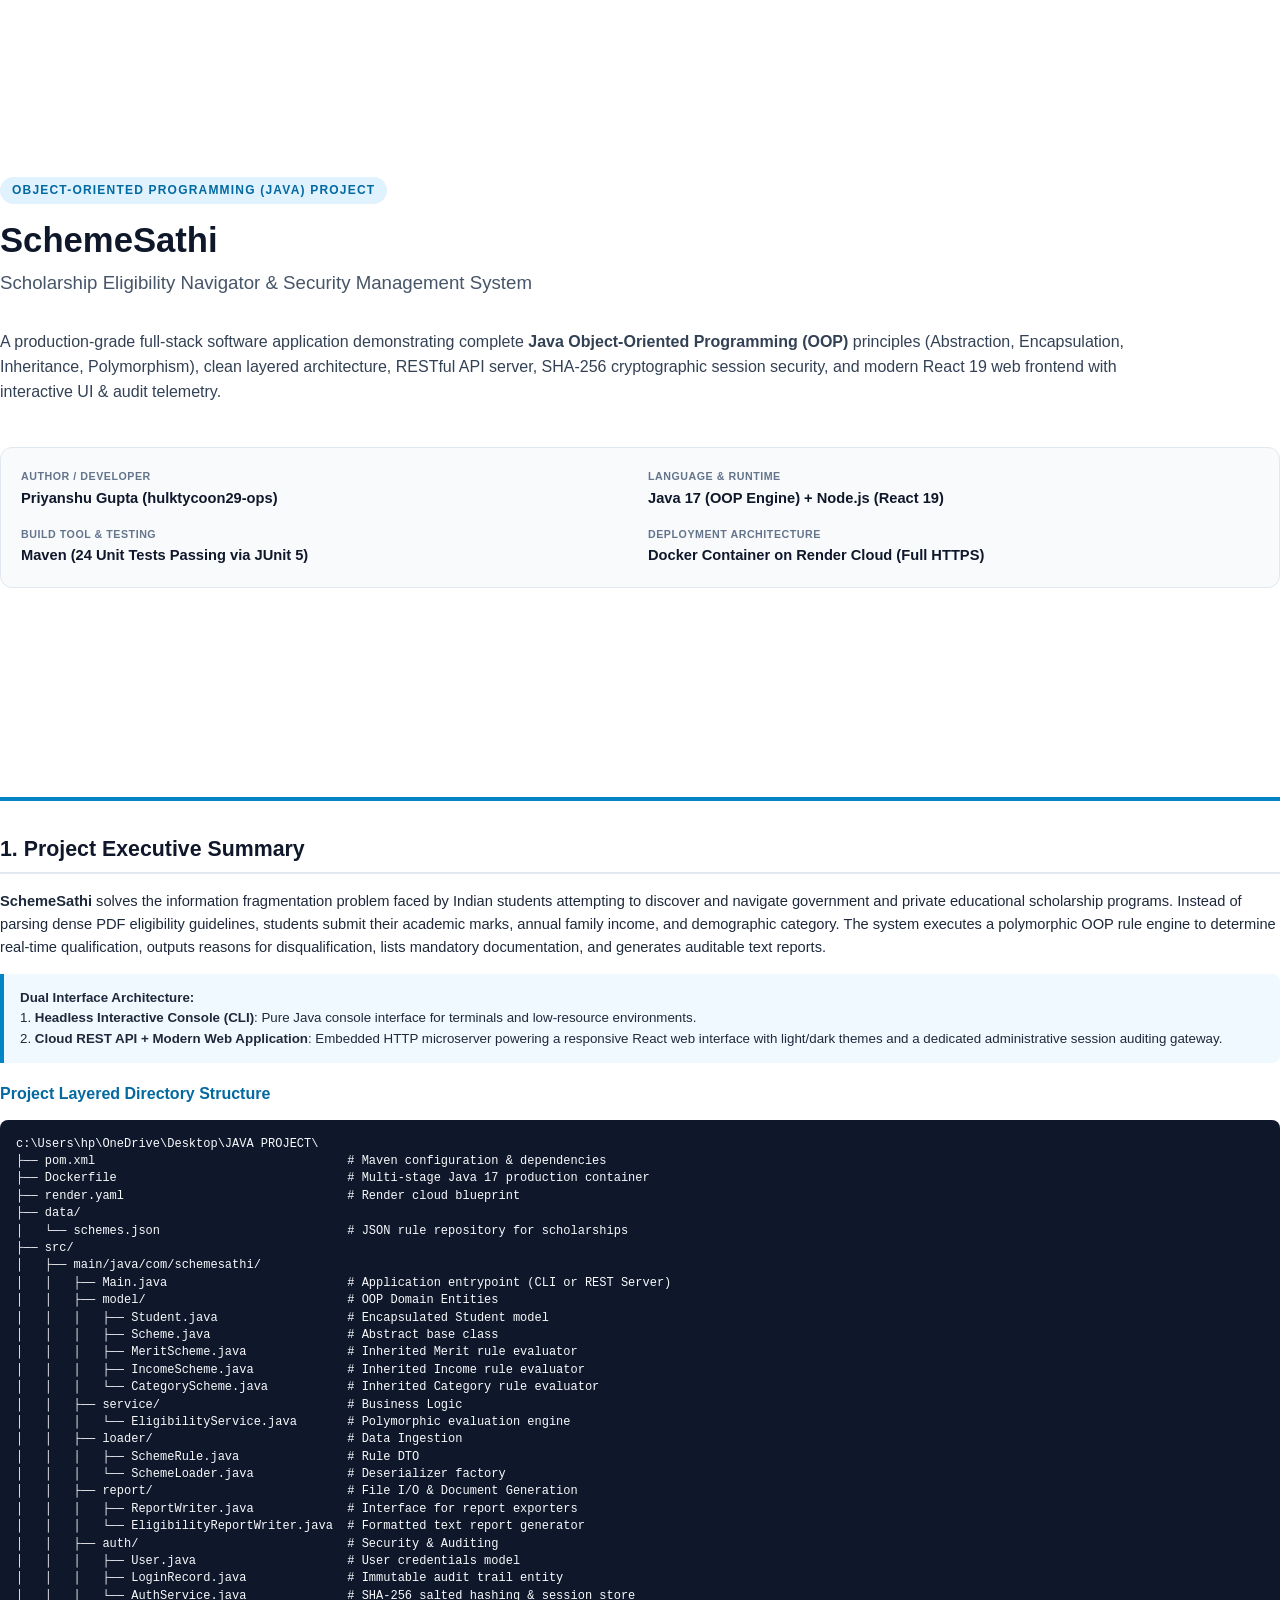
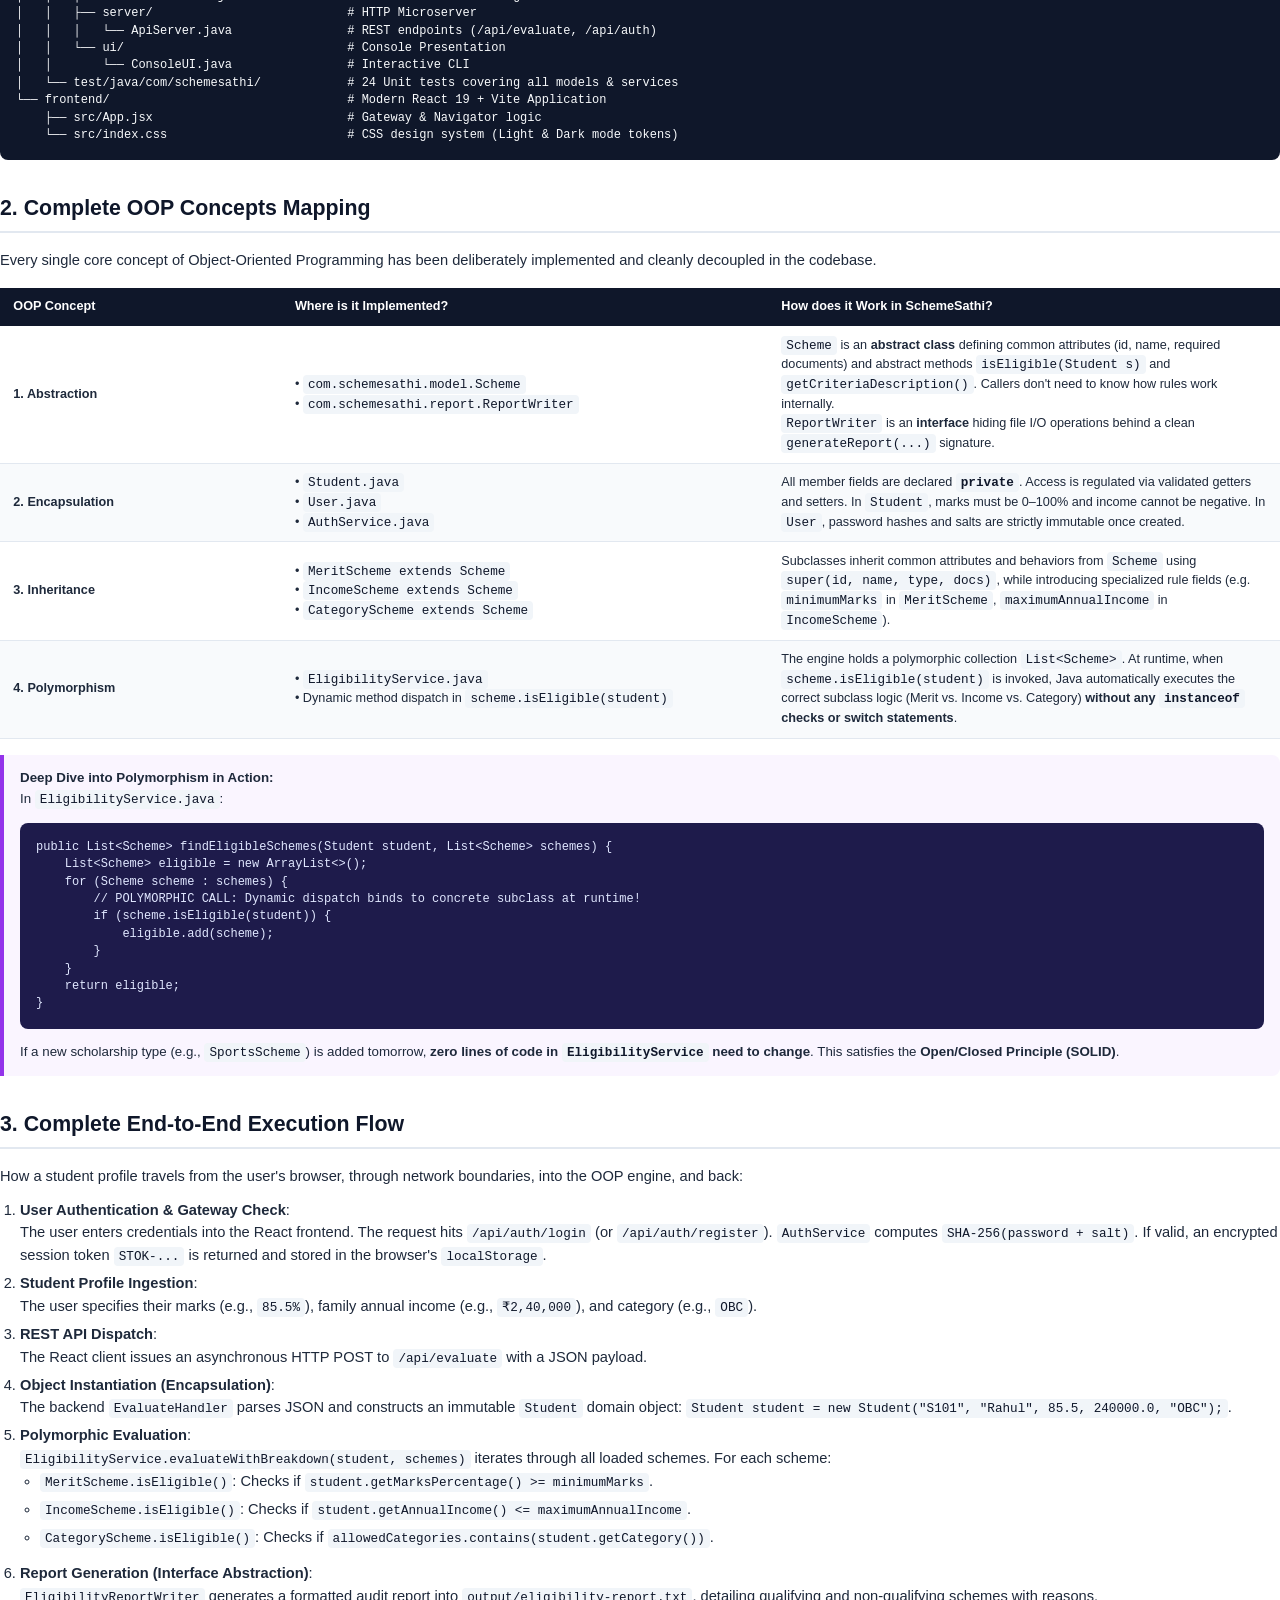
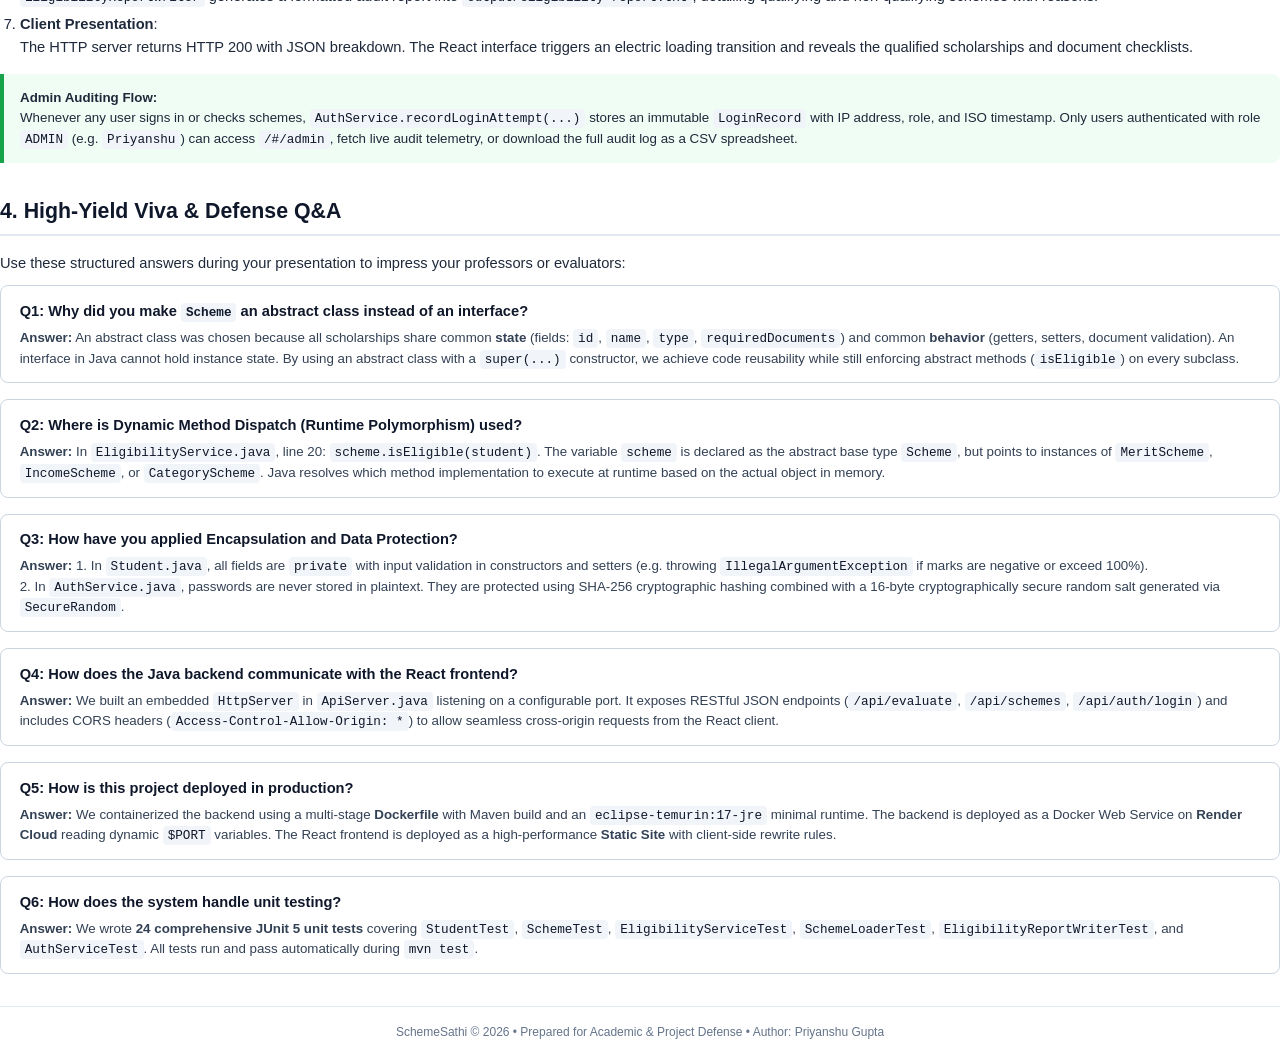
<file: presentation_doc.html>
<!DOCTYPE html>
<html lang="en">
<head>
<meta charset="UTF-8">
<title>SchemeSathi — Complete OOP Project Presentation & Viva Guide</title>
<style>
  @page {
    size: A4;
    margin: 18mm 16mm 18mm 16mm;
    @bottom-right {
      content: counter(page);
    }
  }

  body {
    font-family: 'Segoe UI', -apple-system, BlinkMacSystemFont, Roboto, Helvetica, Arial, sans-serif;
    color: #1e293b;
    line-height: 1.55;
    background: #ffffff;
    font-size: 11pt;
    margin: 0;
    padding: 0;
  }

  .cover {
    page-break-after: always;
    display: flex;
    flex-direction: column;
    justify-content: center;
    min-height: 85vh;
    border-bottom: 4px solid #0284c7;
    padding-bottom: 2rem;
  }

  .badge {
    display: inline-block;
    background: #e0f2fe;
    color: #0369a1;
    font-weight: 700;
    font-size: 9pt;
    text-transform: uppercase;
    letter-spacing: 0.1em;
    padding: 4px 12px;
    border-radius: 9999px;
    margin-bottom: 1rem;
    width: fit-content;
  }

  h1.title {
    font-size: 26pt;
    font-weight: 800;
    color: #0f172a;
    line-height: 1.2;
    margin: 0 0 0.5rem 0;
  }

  .subtitle {
    font-size: 14pt;
    color: #475569;
    margin-bottom: 2rem;
    font-weight: 500;
  }

  .meta-grid {
    display: grid;
    grid-template-columns: 1fr 1fr;
    gap: 1rem;
    background: #f8fafc;
    border: 1px solid #e2e8f0;
    border-radius: 12px;
    padding: 1.25rem;
    margin-top: 2rem;
  }

  .meta-item {
    font-size: 10pt;
  }
  .meta-label {
    color: #64748b;
    font-weight: 600;
    text-transform: uppercase;
    font-size: 8pt;
    letter-spacing: 0.05em;
  }
  .meta-val {
    color: #0f172a;
    font-weight: 700;
    font-size: 11pt;
    margin-top: 2px;
  }

  .page-break {
    page-break-after: always;
  }

  h2 {
    font-size: 16pt;
    color: #0f172a;
    border-bottom: 2px solid #e2e8f0;
    padding-bottom: 6px;
    margin-top: 24pt;
    margin-bottom: 12pt;
    font-weight: 700;
  }

  h3 {
    font-size: 12pt;
    color: #0369a1;
    margin-top: 14pt;
    margin-bottom: 6pt;
    font-weight: 700;
  }

  p {
    margin: 0 0 8pt 0;
  }

  ul, ol {
    margin: 0 0 10pt 0;
    padding-left: 20px;
  }

  li {
    margin-bottom: 4pt;
  }

  .callout {
    background: #f0fdf4;
    border-left: 4px solid #16a34a;
    padding: 10pt 12pt;
    border-radius: 0 8px 8px 0;
    margin: 12pt 0;
    font-size: 10pt;
  }

  .callout-cyan {
    background: #f0f9ff;
    border-left: 4px solid #0284c7;
    padding: 10pt 12pt;
    border-radius: 0 8px 8px 0;
    margin: 12pt 0;
    font-size: 10pt;
  }

  .callout-purple {
    background: #faf5ff;
    border-left: 4px solid #9333ea;
    padding: 10pt 12pt;
    border-radius: 0 8px 8px 0;
    margin: 12pt 0;
    font-size: 10pt;
  }

  table {
    width: 100%;
    border-collapse: collapse;
    margin: 12pt 0;
    font-size: 9.5pt;
  }

  th {
    background: #0f172a;
    color: #ffffff;
    text-align: left;
    padding: 7pt 10pt;
    font-weight: 600;
  }

  td {
    padding: 7pt 10pt;
    border-bottom: 1px solid #e2e8f0;
  }

  tr:nth-child(even) td {
    background: #f8fafc;
  }

  code {
    background: #f1f5f9;
    color: #0f172a;
    font-family: 'Consolas', 'Courier New', monospace;
    padding: 2px 5px;
    border-radius: 4px;
    font-size: 9.5pt;
  }

  pre {
    background: #0f172a;
    color: #f8fafc;
    padding: 12pt;
    border-radius: 8px;
    font-family: 'Consolas', monospace;
    font-size: 9pt;
    line-height: 1.45;
    overflow-x: auto;
    margin: 10pt 0;
  }

  .tag {
    display: inline-block;
    padding: 2px 7px;
    border-radius: 4px;
    font-size: 8pt;
    font-weight: 700;
  }
  .tag-merit { background: #dbeafe; color: #1e40af; }
  .tag-income { background: #dcfce7; color: #15803d; }
  .tag-category { background: #fef3c7; color: #b45309; }

  .qna-box {
    background: #ffffff;
    border: 1px solid #cbd5e1;
    border-radius: 8px;
    padding: 10pt 14pt;
    margin-bottom: 12pt;
  }
  .qna-q {
    font-weight: 700;
    color: #0f172a;
    font-size: 11pt;
    margin-bottom: 4pt;
  }
  .qna-a {
    color: #334155;
    font-size: 10pt;
  }
</style>
</head>
<body>

<!-- COVER PAGE -->
<div class="cover">
  <div class="badge">Object-Oriented Programming (Java) Project</div>
  <h1 class="title">SchemeSathi</h1>
  <div class="subtitle">Scholarship Eligibility Navigator & Security Management System</div>
  
  <p style="font-size: 12pt; color: #334155; max-width: 90%;">
    A production-grade full-stack software application demonstrating complete <b>Java Object-Oriented Programming (OOP)</b> principles (Abstraction, Encapsulation, Inheritance, Polymorphism), clean layered architecture, RESTful API server, SHA-256 cryptographic session security, and modern React 19 web frontend with interactive UI & audit telemetry.
  </p>

  <div class="meta-grid">
    <div class="meta-item">
      <div class="meta-label">Author / Developer</div>
      <div class="meta-val">Priyanshu Gupta (hulktycoon29-ops)</div>
    </div>
    <div class="meta-item">
      <div class="meta-label">Language & Runtime</div>
      <div class="meta-val">Java 17 (OOP Engine) + Node.js (React 19)</div>
    </div>
    <div class="meta-item">
      <div class="meta-label">Build Tool & Testing</div>
      <div class="meta-val">Maven (24 Unit Tests Passing via JUnit 5)</div>
    </div>
    <div class="meta-item">
      <div class="meta-label">Deployment Architecture</div>
      <div class="meta-val">Docker Container on Render Cloud (Full HTTPS)</div>
    </div>
  </div>
</div>

<!-- SECTION 1: PROJECT OVERVIEW & ARCHITECTURE -->
<h2>1. Project Executive Summary</h2>
<p>
  <b>SchemeSathi</b> solves the information fragmentation problem faced by Indian students attempting to discover and navigate government and private educational scholarship programs. Instead of parsing dense PDF eligibility guidelines, students submit their academic marks, annual family income, and demographic category. The system executes a polymorphic OOP rule engine to determine real-time qualification, outputs reasons for disqualification, lists mandatory documentation, and generates auditable text reports.
</p>

<div class="callout-cyan">
  <b>Dual Interface Architecture:</b><br>
  1. <b>Headless Interactive Console (CLI)</b>: Pure Java console interface for terminals and low-resource environments.<br>
  2. <b>Cloud REST API + Modern Web Application</b>: Embedded HTTP microserver powering a responsive React web interface with light/dark themes and a dedicated administrative session auditing gateway.
</div>

<h3>Project Layered Directory Structure</h3>
<pre>
c:\Users\hp\OneDrive\Desktop\JAVA PROJECT\
├── pom.xml                                   # Maven configuration & dependencies
├── Dockerfile                                # Multi-stage Java 17 production container
├── render.yaml                               # Render cloud blueprint
├── data/
│   └── schemes.json                          # JSON rule repository for scholarships
├── src/
│   ├── main/java/com/schemesathi/
│   │   ├── Main.java                         # Application entrypoint (CLI or REST Server)
│   │   ├── model/                            # OOP Domain Entities
│   │   │   ├── Student.java                  # Encapsulated Student model
│   │   │   ├── Scheme.java                   # Abstract base class
│   │   │   ├── MeritScheme.java              # Inherited Merit rule evaluator
│   │   │   ├── IncomeScheme.java             # Inherited Income rule evaluator
│   │   │   └── CategoryScheme.java           # Inherited Category rule evaluator
│   │   ├── service/                          # Business Logic
│   │   │   └── EligibilityService.java       # Polymorphic evaluation engine
│   │   ├── loader/                           # Data Ingestion
│   │   │   ├── SchemeRule.java               # Rule DTO
│   │   │   └── SchemeLoader.java             # Deserializer factory
│   │   ├── report/                           # File I/O & Document Generation
│   │   │   ├── ReportWriter.java             # Interface for report exporters
│   │   │   └── EligibilityReportWriter.java  # Formatted text report generator
│   │   ├── auth/                             # Security & Auditing
│   │   │   ├── User.java                     # User credentials model
│   │   │   ├── LoginRecord.java              # Immutable audit trail entity
│   │   │   └── AuthService.java              # SHA-256 salted hashing & session store
│   │   ├── server/                           # HTTP Microserver
│   │   │   └── ApiServer.java                # REST endpoints (/api/evaluate, /api/auth)
│   │   └── ui/                               # Console Presentation
│   │       └── ConsoleUI.java                # Interactive CLI
│   └── test/java/com/schemesathi/            # 24 Unit tests covering all models & services
└── frontend/                                 # Modern React 19 + Vite Application
    ├── src/App.jsx                           # Gateway & Navigator logic
    └── src/index.css                         # CSS design system (Light & Dark mode tokens)
</pre>

<div class="page-break"></div>

<!-- SECTION 2: THE 4 CORE OOP CONCEPTS IN SCHEMESATHI -->
<h2>2. Complete OOP Concepts Mapping</h2>
<p>
  Every single core concept of Object-Oriented Programming has been deliberately implemented and cleanly decoupled in the codebase.
</p>

<table>
  <thead>
    <tr>
      <th style="width: 22%;">OOP Concept</th>
      <th style="width: 38%;">Where is it Implemented?</th>
      <th style="width: 40%;">How does it Work in SchemeSathi?</th>
    </tr>
  </thead>
  <tbody>
    <tr>
      <td><b>1. Abstraction</b></td>
      <td>
        • <code>com.schemesathi.model.Scheme</code><br>
        • <code>com.schemesathi.report.ReportWriter</code>
      </td>
      <td>
        <code>Scheme</code> is an <b>abstract class</b> defining common attributes (id, name, required documents) and abstract methods <code>isEligible(Student s)</code> and <code>getCriteriaDescription()</code>. Callers don't need to know how rules work internally.<br>
        <code>ReportWriter</code> is an <b>interface</b> hiding file I/O operations behind a clean <code>generateReport(...)</code> signature.
      </td>
    </tr>
    <tr>
      <td><b>2. Encapsulation</b></td>
      <td>
        • <code>Student.java</code><br>
        • <code>User.java</code><br>
        • <code>AuthService.java</code>
      </td>
      <td>
        All member fields are declared <b><code>private</code></b>. Access is regulated via validated getters and setters. In <code>Student</code>, marks must be 0–100% and income cannot be negative. In <code>User</code>, password hashes and salts are strictly immutable once created.
      </td>
    </tr>
    <tr>
      <td><b>3. Inheritance</b></td>
      <td>
        • <code>MeritScheme extends Scheme</code><br>
        • <code>IncomeScheme extends Scheme</code><br>
        • <code>CategoryScheme extends Scheme</code>
      </td>
      <td>
        Subclasses inherit common attributes and behaviors from <code>Scheme</code> using <code>super(id, name, type, docs)</code>, while introducing specialized rule fields (e.g. <code>minimumMarks</code> in <code>MeritScheme</code>, <code>maximumAnnualIncome</code> in <code>IncomeScheme</code>).
      </td>
    </tr>
    <tr>
      <td><b>4. Polymorphism</b></td>
      <td>
        • <code>EligibilityService.java</code><br>
        • Dynamic method dispatch in <code>scheme.isEligible(student)</code>
      </td>
      <td>
        The engine holds a polymorphic collection <code>List&lt;Scheme&gt;</code>. At runtime, when <code>scheme.isEligible(student)</code> is invoked, Java automatically executes the correct subclass logic (Merit vs. Income vs. Category) <b>without any <code>instanceof</code> checks or switch statements</b>.
      </td>
    </tr>
  </tbody>
</table>

<div class="callout-purple">
  <b>Deep Dive into Polymorphism in Action:</b><br>
  In <code>EligibilityService.java</code>:
  <pre style="background: #1e1b4b; color: #e0e7ff;">
public List&lt;Scheme&gt; findEligibleSchemes(Student student, List&lt;Scheme&gt; schemes) {
    List&lt;Scheme&gt; eligible = new ArrayList&lt;&gt;();
    for (Scheme scheme : schemes) {
        // POLYMORPHIC CALL: Dynamic dispatch binds to concrete subclass at runtime!
        if (scheme.isEligible(student)) {
            eligible.add(scheme);
        }
    }
    return eligible;
}</pre>
  If a new scholarship type (e.g., <code>SportsScheme</code>) is added tomorrow, <b>zero lines of code in <code>EligibilityService</code> need to change</b>. This satisfies the <b>Open/Closed Principle (SOLID)</b>.
</div>

<div class="page-break"></div>

<!-- SECTION 3: SYSTEM WORKFLOW & ARCHITECTURAL PIPELINE -->
<h2>3. Complete End-to-End Execution Flow</h2>
<p>
  How a student profile travels from the user's browser, through network boundaries, into the OOP engine, and back:
</p>

<ol>
  <li>
    <b>User Authentication & Gateway Check</b>:<br>
    The user enters credentials into the React frontend. The request hits <code>/api/auth/login</code> (or <code>/api/auth/register</code>). <code>AuthService</code> computes <code>SHA-256(password + salt)</code>. If valid, an encrypted session token <code>STOK-...</code> is returned and stored in the browser's <code>localStorage</code>.
  </li>
  <li>
    <b>Student Profile Ingestion</b>:<br>
    The user specifies their marks (e.g., <code>85.5%</code>), family annual income (e.g., <code>₹2,40,000</code>), and category (e.g., <code>OBC</code>).
  </li>
  <li>
    <b>REST API Dispatch</b>:<br>
    The React client issues an asynchronous HTTP POST to <code>/api/evaluate</code> with a JSON payload.
  </li>
  <li>
    <b>Object Instantiation (Encapsulation)</b>:<br>
    The backend <code>EvaluateHandler</code> parses JSON and constructs an immutable <code>Student</code> domain object:
    <code>Student student = new Student("S101", "Rahul", 85.5, 240000.0, "OBC");</code>.
  </li>
  <li>
    <b>Polymorphic Evaluation</b>:<br>
    <code>EligibilityService.evaluateWithBreakdown(student, schemes)</code> iterates through all loaded schemes. For each scheme:
    <ul>
      <li><code>MeritScheme.isEligible()</code>: Checks if <code>student.getMarksPercentage() >= minimumMarks</code>.</li>
      <li><code>IncomeScheme.isEligible()</code>: Checks if <code>student.getAnnualIncome() <= maximumAnnualIncome</code>.</li>
      <li><code>CategoryScheme.isEligible()</code>: Checks if <code>allowedCategories.contains(student.getCategory())</code>.</li>
    </ul>
  </li>
  <li>
    <b>Report Generation (Interface Abstraction)</b>:<br>
    <code>EligibilityReportWriter</code> generates a formatted audit report into <code>output/eligibility-report.txt</code>, detailing qualifying and non-qualifying schemes with reasons.
  </li>
  <li>
    <b>Client Presentation</b>:<br>
    The HTTP server returns HTTP 200 with JSON breakdown. The React interface triggers an electric loading transition and reveals the qualified scholarships and document checklists.
  </li>
</ol>

<div class="callout">
  <b>Admin Auditing Flow:</b><br>
  Whenever any user signs in or checks schemes, <code>AuthService.recordLoginAttempt(...)</code> stores an immutable <code>LoginRecord</code> with IP address, role, and ISO timestamp. Only users authenticated with role <code>ADMIN</code> (e.g. <code>Priyanshu</code>) can access <code>/#/admin</code>, fetch live audit telemetry, or download the full audit log as a CSV spreadsheet.
</div>

<div class="page-break"></div>

<!-- SECTION 4: FREQUENTLY ASKED VIVA & PRESENTATION QUESTIONS -->
<h2>4. High-Yield Viva & Defense Q&A</h2>
<p>
  Use these structured answers during your presentation to impress your professors or evaluators:
</p>

<div class="qna-box">
  <div class="qna-q">Q1: Why did you make <code>Scheme</code> an abstract class instead of an interface?</div>
  <div class="qna-a">
    <b>Answer:</b> An abstract class was chosen because all scholarships share common <b>state</b> (fields: <code>id</code>, <code>name</code>, <code>type</code>, <code>requiredDocuments</code>) and common <b>behavior</b> (getters, setters, document validation). An interface in Java cannot hold instance state. By using an abstract class with a <code>super(...)</code> constructor, we achieve code reusability while still enforcing abstract methods (<code>isEligible</code>) on every subclass.
  </div>
</div>

<div class="qna-box">
  <div class="qna-q">Q2: Where is Dynamic Method Dispatch (Runtime Polymorphism) used?</div>
  <div class="qna-a">
    <b>Answer:</b> In <code>EligibilityService.java</code>, line 20: <code>scheme.isEligible(student)</code>. The variable <code>scheme</code> is declared as the abstract base type <code>Scheme</code>, but points to instances of <code>MeritScheme</code>, <code>IncomeScheme</code>, or <code>CategoryScheme</code>. Java resolves which method implementation to execute at runtime based on the actual object in memory.
  </div>
</div>

<div class="qna-box">
  <div class="qna-q">Q3: How have you applied Encapsulation and Data Protection?</div>
  <div class="qna-a">
    <b>Answer:</b> 
    1. In <code>Student.java</code>, all fields are <code>private</code> with input validation in constructors and setters (e.g. throwing <code>IllegalArgumentException</code> if marks are negative or exceed 100%).<br>
    2. In <code>AuthService.java</code>, passwords are never stored in plaintext. They are protected using SHA-256 cryptographic hashing combined with a 16-byte cryptographically secure random salt generated via <code>SecureRandom</code>.
  </div>
</div>

<div class="qna-box">
  <div class="qna-q">Q4: How does the Java backend communicate with the React frontend?</div>
  <div class="qna-a">
    <b>Answer:</b> We built an embedded <code>HttpServer</code> in <code>ApiServer.java</code> listening on a configurable port. It exposes RESTful JSON endpoints (<code>/api/evaluate</code>, <code>/api/schemes</code>, <code>/api/auth/login</code>) and includes CORS headers (<code>Access-Control-Allow-Origin: *</code>) to allow seamless cross-origin requests from the React client.
  </div>
</div>

<div class="qna-box">
  <div class="qna-q">Q5: How is this project deployed in production?</div>
  <div class="qna-a">
    <b>Answer:</b> We containerized the backend using a multi-stage <b>Dockerfile</b> with Maven build and an <code>eclipse-temurin:17-jre</code> minimal runtime. The backend is deployed as a Docker Web Service on <b>Render Cloud</b> reading dynamic <code>$PORT</code> variables. The React frontend is deployed as a high-performance <b>Static Site</b> with client-side rewrite rules.
  </div>
</div>

<div class="qna-box">
  <div class="qna-q">Q6: How does the system handle unit testing?</div>
  <div class="qna-a">
    <b>Answer:</b> We wrote <b>24 comprehensive JUnit 5 unit tests</b> covering <code>StudentTest</code>, <code>SchemeTest</code>, <code>EligibilityServiceTest</code>, <code>SchemeLoaderTest</code>, <code>EligibilityReportWriterTest</code>, and <code>AuthServiceTest</code>. All tests run and pass automatically during <code>mvn test</code>.
  </div>
</div>

<div style="margin-top: 2rem; border-top: 1px solid #e2e8f0; padding-top: 1rem; font-size: 9pt; color: #64748b; text-align: center;">
  SchemeSathi © 2026 • Prepared for Academic & Project Defense • Author: Priyanshu Gupta
</div>

</body>
</html>
</file>
